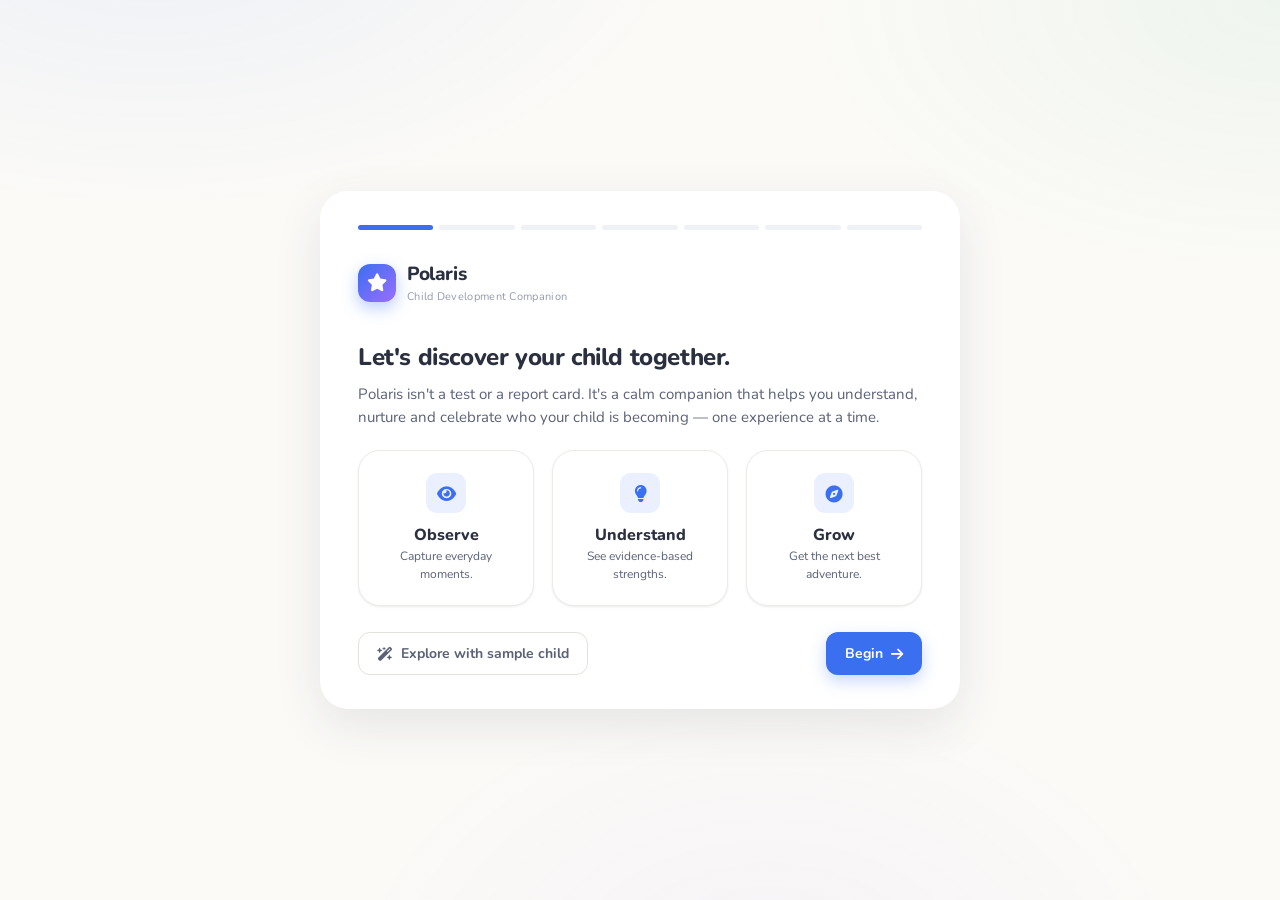
<file: index.html>
<!DOCTYPE html>
<html lang="en">
<head>
  <meta charset="UTF-8" />
  <meta name="viewport" content="width=device-width, initial-scale=1.0" />
  <title>Polaris</title>
  <link rel="icon" href="data:image/svg+xml,%3Csvg xmlns='http://www.w3.org/2000/svg' viewBox='0 0 100 100'%3E%3Crect width='100' height='100' rx='24' fill='%233a6ff0'/%3E%3Ctext x='50' y='68' font-size='58' text-anchor='middle' fill='white'%3E%E2%98%85%3C/text%3E%3C/svg%3E" />
  <meta http-equiv="refresh" content="0; url=polaris/index.html" />
  <link rel="canonical" href="polaris/index.html" />
  <script>window.location.replace("polaris/index.html");</script>
  <style>
    body { font-family: "Nunito", system-ui, sans-serif; background: #fbfaf7; color: #2b3040;
           display: grid; place-items: center; height: 100vh; margin: 0; }
    a { color: #3a6ff0; font-weight: 700; }
  </style>
</head>
<body>
  <p>Redirecting to <a href="polaris/index.html">Polaris</a>&hellip;</p>
</body>
</html>
</file>
<file: polaris/css/polaris.css>
/*
 * Polaris Design System (Book 14)
 * Calm · Warm · Clear · Trustworthy · Wonder · Growth.
 * Inspired by the North Star — guidance, not direction.
 * No red alerts. No rankings. No competitive comparisons.
 */
:root {
  /* Color system (Book 14 Ch.6) */
  --polaris-blue: #3a6ff0;     /* guidance & trust */
  --polaris-blue-soft: #eaf0ff;
  --forest: #2fa46b;           /* growth */
  --forest-soft: #e6f6ee;
  --gold: #f0a93a;             /* achievement & hope */
  --gold-soft: #fdf2dd;
  --sky: #5ab6e8;
  --purple: #9b6dff;
  --purple-soft: #f1ebff;
  --coral: #f08a7a;
  --coral-soft: #fdece8;
  --sand: #f6f2ea;
  --mist: #eef1f6;

  --bg: #fbfaf7;
  --surface: #ffffff;
  --surface-2: #f7f6f2;
  --ink: #2b3040;
  --ink-2: #5b6276;
  --ink-3: #969cb0;
  --line: #ecebe6;
  --line-2: #e2e1da;

  --radius-s: 10px;
  --radius: 16px;
  --radius-l: 22px;
  --radius-xl: 28px;
  --shadow-s: 0 1px 2px rgba(43,48,64,.05), 0 1px 3px rgba(43,48,64,.04);
  --shadow: 0 4px 16px rgba(43,48,64,.06), 0 1px 4px rgba(43,48,64,.04);
  --shadow-l: 0 16px 48px rgba(43,48,64,.10);

  --sans: "Nunito", "Segoe UI", system-ui, -apple-system, sans-serif;
  --transition: .22s cubic-bezier(.2,.8,.2,1);
}

* { box-sizing: border-box; margin: 0; padding: 0; }
html, body { height: 100%; }
body {
  font-family: var(--sans);
  background: var(--bg);
  color: var(--ink);
  -webkit-font-smoothing: antialiased;
  line-height: 1.5;
}
a { color: inherit; text-decoration: none; }
button { font-family: inherit; cursor: pointer; border: none; background: none; }
img { max-width: 100%; display: block; }

/* soft ambient backdrop */
body::before {
  content: ""; position: fixed; inset: 0; z-index: 0; pointer-events: none;
  background:
    radial-gradient(900px 500px at 12% -10%, rgba(58,111,240,.07), transparent 60%),
    radial-gradient(800px 460px at 100% 0%, rgba(47,164,107,.06), transparent 60%),
    radial-gradient(700px 500px at 60% 110%, rgba(155,109,255,.05), transparent 60%);
}

/* ====================== LAYOUT ====================== */
.app { position: relative; z-index: 1; display: flex; min-height: 100vh; }

.sidebar {
  width: 256px; flex-shrink: 0; padding: 22px 16px;
  border-right: 1px solid var(--line);
  background: rgba(255,255,255,.7); backdrop-filter: blur(8px);
  display: flex; flex-direction: column; gap: 4px;
  position: sticky; top: 0; height: 100vh; overflow-y: auto;
}
.brand { display: flex; align-items: center; gap: 11px; padding: 6px 10px 18px; }
.brand-star {
  width: 38px; height: 38px; border-radius: 12px; flex-shrink: 0;
  background: linear-gradient(135deg, var(--polaris-blue), var(--purple));
  color: #fff; display: grid; place-items: center; font-size: 18px;
  box-shadow: 0 6px 16px rgba(58,111,240,.35);
}
.brand-name { font-size: 19px; font-weight: 800; letter-spacing: -.4px; }
.brand-sub { font-size: 11px; color: var(--ink-3); letter-spacing: .3px; }

/* workspace switcher */
.ws-switch { display: flex; align-items: center; gap: 11px; width: 100%; padding: 10px; border-radius: 14px; border: 1.5px solid var(--line-2); background: var(--surface); transition: var(--transition); text-align: left; margin: 2px 0 6px; }
.ws-switch:hover { border-color: var(--polaris-blue); box-shadow: var(--shadow-s); }
.ws-ic { width: 34px; height: 34px; border-radius: 10px; display: grid; place-items: center; font-size: 15px; flex-shrink: 0; }
.ws-meta { display: flex; flex-direction: column; min-width: 0; flex: 1; }
.ws-name { font-size: 13.5px; font-weight: 800; letter-spacing: -.2px; white-space: nowrap; overflow: hidden; text-overflow: ellipsis; }
.ws-sub { font-size: 11px; color: var(--ink-3); }
.ws-chev { font-size: 11px; color: var(--ink-3); }

.ws-card { display: flex; align-items: center; gap: 13px; padding: 14px 16px; border-radius: var(--radius); border: 1.5px solid var(--line-2); background: var(--surface); cursor: pointer; transition: var(--transition); text-align: left; width: 100%; }
.ws-card:hover { transform: translateY(-2px); box-shadow: var(--shadow); }
.ws-card.cur { border-color: var(--polaris-blue); background: var(--polaris-blue-soft); }

.nav-section { font-size: 10px; text-transform: uppercase; letter-spacing: .8px; color: var(--ink-3); padding: 14px 12px 6px; font-weight: 700; }
.nav-item {
  display: flex; align-items: center; gap: 12px; width: 100%;
  padding: 10px 12px; border-radius: 12px; color: var(--ink-2);
  font-size: 14.5px; font-weight: 600; transition: var(--transition); text-align: left;
}
.nav-item i { width: 18px; text-align: center; font-size: 15px; color: var(--ink-3); transition: var(--transition); }
.nav-item:hover { background: var(--surface-2); color: var(--ink); }
.nav-item.active { background: var(--polaris-blue-soft); color: var(--polaris-blue); }
.nav-item.active i { color: var(--polaris-blue); }
.nav-badge { margin-left: auto; font-size: 11px; font-weight: 700; background: var(--gold-soft); color: #b3771a; padding: 1px 8px; border-radius: 20px; }

.sidebar-foot { margin-top: auto; padding: 14px 8px 4px; border-top: 1px solid var(--line); }
.child-chip { display: flex; align-items: center; gap: 10px; padding: 8px; border-radius: 12px; }
.child-chip .av { width: 34px; height: 34px; border-radius: 10px; background: var(--gold-soft); display: grid; place-items: center; font-size: 18px; }
.child-chip .nm { font-size: 13.5px; font-weight: 700; }
.child-chip .ag { font-size: 11px; color: var(--ink-3); }

.main { flex: 1; min-width: 0; padding: 30px 40px 80px; max-width: 1140px; margin: 0 auto; width: 100%; }

/* ====================== HEADER ====================== */
.page-head { margin-bottom: 26px; }
.page-eyebrow { font-size: 12px; font-weight: 700; letter-spacing: .6px; text-transform: uppercase; color: var(--polaris-blue); margin-bottom: 6px; }
.page-title { font-size: 30px; font-weight: 800; letter-spacing: -.6px; }
.page-sub { font-size: 15px; color: var(--ink-2); margin-top: 6px; max-width: 640px; }

/* ====================== CARDS ====================== */
.card { background: var(--surface); border: 1px solid var(--line); border-radius: var(--radius-l); box-shadow: var(--shadow-s); }
.card-pad { padding: 22px 24px; }
.grid { display: grid; gap: 18px; }
.g2 { grid-template-columns: 1fr 1fr; }
.g3 { grid-template-columns: repeat(3, 1fr); }
.g4 { grid-template-columns: repeat(4, 1fr); }
.section-title { font-size: 17px; font-weight: 800; letter-spacing: -.3px; display: flex; align-items: center; gap: 9px; margin-bottom: 14px; }
.section-title .more { margin-left: auto; font-size: 13px; font-weight: 700; color: var(--polaris-blue); cursor: pointer; }
.muted { color: var(--ink-2); }
.tiny { font-size: 12px; }
.row { display: flex; align-items: center; gap: 12px; }
.spread { display: flex; align-items: center; justify-content: space-between; gap: 12px; }
.stack { display: flex; flex-direction: column; gap: 14px; }

/* ====================== BUTTONS ====================== */
.btn {
  display: inline-flex; align-items: center; gap: 8px; justify-content: center;
  padding: 11px 18px; border-radius: 12px; font-weight: 700; font-size: 14px;
  transition: var(--transition); border: 1px solid transparent;
}
.btn-primary { background: var(--polaris-blue); color: #fff; box-shadow: 0 6px 16px rgba(58,111,240,.28); }
.btn-primary:hover { transform: translateY(-1px); box-shadow: 0 10px 22px rgba(58,111,240,.32); }
.btn-soft { background: var(--polaris-blue-soft); color: var(--polaris-blue); }
.btn-soft:hover { background: #dfe8ff; }
.btn-ghost { background: var(--surface); color: var(--ink-2); border-color: var(--line-2); }
.btn-ghost:hover { background: var(--surface-2); color: var(--ink); }
.btn-green { background: var(--forest); color: #fff; box-shadow: 0 6px 16px rgba(47,164,107,.26); }
.btn-green:hover { transform: translateY(-1px); }
.btn-sm { padding: 8px 14px; font-size: 13px; }
.btn-block { width: 100%; }

/* ====================== PILLS / TAGS / CHIPS ====================== */
.pill { display: inline-flex; align-items: center; gap: 6px; font-size: 12px; font-weight: 700; padding: 5px 12px; border-radius: 20px; background: var(--surface-2); color: var(--ink-2); border: 1px solid var(--line); }
.chip { display: inline-flex; align-items: center; gap: 7px; font-size: 13.5px; font-weight: 700; padding: 9px 14px; border-radius: 12px; background: var(--surface); border: 1.5px solid var(--line-2); color: var(--ink-2); cursor: pointer; transition: var(--transition); }
.chip:hover { border-color: var(--polaris-blue); color: var(--polaris-blue); }
.chip.sel { background: var(--polaris-blue); color: #fff; border-color: var(--polaris-blue); box-shadow: 0 6px 14px rgba(58,111,240,.25); }
.chip i { font-size: 14px; }

/* stage + confidence */
.stage { display: inline-flex; align-items: center; gap: 6px; font-size: 11.5px; font-weight: 800; padding: 3px 10px; border-radius: 20px; }
.stage-0 { background: var(--mist); color: var(--ink-2); }
.stage-1 { background: var(--polaris-blue-soft); color: var(--polaris-blue); }
.stage-2 { background: var(--forest-soft); color: var(--forest); }
.stage-3 { background: var(--gold-soft); color: #b3771a; }
.stage-4 { background: var(--purple-soft); color: var(--purple); }

.conf-dots { display: inline-flex; gap: 3px; }
.conf-dots .d { width: 7px; height: 7px; border-radius: 50%; background: var(--line-2); }
.conf-dots .d.on { background: var(--forest); }

/* ====================== STAT CARDS ====================== */
.stat { background: var(--surface); border: 1px solid var(--line); border-radius: var(--radius); padding: 18px 18px 16px; box-shadow: var(--shadow-s); }
.stat-ic { width: 40px; height: 40px; border-radius: 11px; display: grid; place-items: center; font-size: 17px; margin-bottom: 12px; }
.stat-num { font-size: 27px; font-weight: 800; letter-spacing: -.5px; }
.stat-lbl { font-size: 12.5px; color: var(--ink-2); font-weight: 600; }

/* ====================== HERO (today's adventure) ====================== */
.hero {
  border-radius: var(--radius-xl); padding: 28px 30px; color: #fff; position: relative; overflow: hidden;
  background: linear-gradient(125deg, #3a6ff0, #6a5bf0 55%, #9b6dff);
  box-shadow: var(--shadow-l);
}
.hero::after { content: ""; position: absolute; right: -40px; top: -40px; width: 220px; height: 220px; border-radius: 50%; background: rgba(255,255,255,.12); }
.hero-eyebrow { font-size: 12px; font-weight: 800; letter-spacing: .8px; text-transform: uppercase; opacity: .9; display: flex; align-items: center; gap: 7px; }
.hero h2 { font-size: 25px; font-weight: 800; margin: 8px 0 6px; letter-spacing: -.4px; }
.hero p { font-size: 14.5px; opacity: .95; max-width: 520px; }
.hero-meta { display: flex; gap: 8px; margin: 16px 0 18px; flex-wrap: wrap; }
.hero-meta .pill { background: rgba(255,255,255,.16); color: #fff; border-color: rgba(255,255,255,.25); }
.hero .btn-primary { background: #fff; color: var(--polaris-blue); }
.hero .btn-ghost { background: rgba(255,255,255,.14); color: #fff; border-color: rgba(255,255,255,.3); }

/* ====================== COMPETENCY / GARDEN CARD ====================== */
.comp-card { background: var(--surface); border: 1px solid var(--line); border-radius: var(--radius); padding: 16px 16px 14px; box-shadow: var(--shadow-s); cursor: pointer; transition: var(--transition); position: relative; }
.comp-card:hover { transform: translateY(-3px); box-shadow: var(--shadow); border-color: var(--line-2); }
.comp-ic { width: 38px; height: 38px; border-radius: 11px; display: grid; place-items: center; font-size: 16px; margin-bottom: 11px; }
.comp-name { font-size: 14.5px; font-weight: 800; letter-spacing: -.2px; }
.comp-pillar { font-size: 11px; color: var(--ink-3); font-weight: 700; text-transform: uppercase; letter-spacing: .4px; }
.comp-foot { display: flex; align-items: center; justify-content: space-between; margin-top: 12px; }
.grow-bar { height: 6px; border-radius: 6px; background: var(--mist); overflow: hidden; margin-top: 11px; }
.grow-bar > i { display: block; height: 100%; border-radius: 6px; background: linear-gradient(90deg, var(--forest), var(--gold)); transition: width .5s ease; }

/* ====================== EXPERIENCE CARD ====================== */
.exp-card { background: var(--surface); border: 1px solid var(--line); border-radius: var(--radius); overflow: hidden; box-shadow: var(--shadow-s); transition: var(--transition); display: flex; flex-direction: column; }
.exp-card:hover { transform: translateY(-3px); box-shadow: var(--shadow); }
.exp-top { padding: 16px 18px 0; display: flex; align-items: flex-start; gap: 12px; }
.exp-ic { width: 44px; height: 44px; border-radius: 12px; display: grid; place-items: center; font-size: 19px; flex-shrink: 0; }
.exp-body { padding: 12px 18px 18px; flex: 1; display: flex; flex-direction: column; }
.exp-title { font-size: 16px; font-weight: 800; letter-spacing: -.3px; }
.exp-why { font-size: 13px; color: var(--ink-2); margin: 6px 0 12px; }
.exp-tags { display: flex; gap: 6px; flex-wrap: wrap; margin-bottom: 14px; }
.exp-actions { margin-top: auto; display: flex; gap: 8px; }

/* ====================== RECOMMENDATION CARD ====================== */
.rec-card { background: var(--surface); border: 1px solid var(--line); border-radius: var(--radius-l); padding: 22px 24px; box-shadow: var(--shadow); position: relative; overflow: hidden; }
.rec-card::before { content: ""; position: absolute; left: 0; top: 0; bottom: 0; width: 5px; background: linear-gradient(var(--polaris-blue), var(--purple)); }
.rec-head { display: flex; align-items: flex-start; gap: 14px; margin-bottom: 16px; }
.why-block { background: var(--surface-2); border-radius: var(--radius); padding: 14px 16px; margin-top: 12px; }
.why-block h5 { font-size: 12px; text-transform: uppercase; letter-spacing: .5px; color: var(--ink-3); margin-bottom: 8px; font-weight: 800; }
.why-list { list-style: none; display: flex; flex-direction: column; gap: 7px; }
.why-list li { font-size: 13.5px; color: var(--ink); display: flex; gap: 9px; align-items: flex-start; }
.why-list li i { color: var(--forest); font-size: 12px; margin-top: 4px; }

/* ====================== TIMELINE ====================== */
.timeline { position: relative; padding-left: 30px; }
.timeline::before { content: ""; position: absolute; left: 11px; top: 6px; bottom: 6px; width: 2px; background: var(--line-2); }
.tl-item { position: relative; padding: 0 0 22px 6px; }
.tl-dot { position: absolute; left: -25px; top: 1px; width: 24px; height: 24px; border-radius: 50%; display: grid; place-items: center; font-size: 10px; color: #fff; box-shadow: 0 0 0 4px var(--bg); }
.tl-title { font-size: 14.5px; font-weight: 700; }
.tl-meta { font-size: 12px; color: var(--ink-3); margin-top: 2px; }

/* ====================== RADAR / CONSTELLATION ====================== */
.radar-wrap { display: grid; place-items: center; }

/* ====================== COACH ====================== */
.coach-thread { display: flex; flex-direction: column; gap: 14px; padding: 4px; max-height: 52vh; overflow-y: auto; }
.bubble { max-width: 78%; padding: 13px 16px; border-radius: 16px; font-size: 14px; white-space: pre-wrap; line-height: 1.55; }
.bubble.coach { background: var(--surface-2); border: 1px solid var(--line); align-self: flex-start; border-bottom-left-radius: 5px; }
.bubble.me { background: var(--polaris-blue); color: #fff; align-self: flex-end; border-bottom-right-radius: 5px; }
.coach-refs { display: flex; gap: 7px; flex-wrap: wrap; margin-top: 9px; }
.coach-input { display: flex; gap: 10px; margin-top: 16px; }
.coach-input input { flex: 1; }

/* ====================== FORMS ====================== */
input[type=text], input[type=number], textarea, select {
  width: 100%; font-family: inherit; font-size: 14px; color: var(--ink);
  padding: 11px 14px; border-radius: 12px; border: 1.5px solid var(--line-2); background: var(--surface);
  transition: var(--transition);
}
input:focus, textarea:focus, select:focus { outline: none; border-color: var(--polaris-blue); box-shadow: 0 0 0 4px var(--polaris-blue-soft); }
textarea { resize: vertical; min-height: 90px; }
label.fld { display: block; font-size: 13px; font-weight: 700; color: var(--ink-2); margin-bottom: 7px; }
.field { margin-bottom: 16px; }

/* ====================== MODAL / SHEET ====================== */
.scrim { position: fixed; inset: 0; background: rgba(33,37,52,.42); backdrop-filter: blur(3px); z-index: 50; display: grid; place-items: center; padding: 24px; animation: fade .2s ease; }
.modal { background: var(--surface); border-radius: var(--radius-xl); width: 100%; max-width: 580px; max-height: 88vh; overflow-y: auto; box-shadow: var(--shadow-l); animation: pop .24s cubic-bezier(.2,.8,.2,1); }
.modal-head { padding: 22px 26px 0; display: flex; align-items: flex-start; justify-content: space-between; }
.modal-body { padding: 18px 26px 26px; }
.x-btn { width: 34px; height: 34px; border-radius: 10px; background: var(--surface-2); color: var(--ink-2); display: grid; place-items: center; font-size: 15px; }
.x-btn:hover { background: var(--mist); }
@keyframes fade { from { opacity: 0; } }
@keyframes pop { from { opacity: 0; transform: translateY(10px) scale(.98); } }

/* ====================== EMPTY STATE ====================== */
.empty { text-align: center; padding: 40px 20px; color: var(--ink-2); }
.empty .e-ic { font-size: 34px; color: var(--ink-3); margin-bottom: 12px; }
.empty h4 { font-size: 17px; font-weight: 800; color: var(--ink); margin-bottom: 6px; }

/* ====================== ONBOARDING ====================== */
.onb { min-height: 100vh; display: grid; place-items: center; padding: 30px; position: relative; z-index: 1; }
.onb-card { background: var(--surface); border-radius: var(--radius-xl); box-shadow: var(--shadow-l); width: 100%; max-width: 640px; padding: 34px 38px; }
.onb-steps { display: flex; gap: 6px; margin-bottom: 24px; }
.onb-steps .s { flex: 1; height: 5px; border-radius: 5px; background: var(--mist); }
.onb-steps .s.on { background: var(--polaris-blue); }
.onb h2 { font-size: 24px; font-weight: 800; letter-spacing: -.4px; }
.onb p.lead { color: var(--ink-2); font-size: 15px; margin: 8px 0 22px; }
.chip-grid { display: flex; flex-wrap: wrap; gap: 10px; }
.onb-foot { display: flex; justify-content: space-between; align-items: center; margin-top: 26px; }

/* toast */
.toast { position: fixed; bottom: 24px; left: 50%; transform: translateX(-50%); background: var(--ink); color: #fff; padding: 12px 20px; border-radius: 14px; font-size: 14px; font-weight: 600; z-index: 80; box-shadow: var(--shadow-l); animation: pop .2s; display: flex; gap: 10px; align-items: center; }
.toast i { color: var(--gold); }

/* utility */
.mt8 { margin-top: 8px; } .mt12 { margin-top: 12px; } .mt16 { margin-top: 16px; } .mt24 { margin-top: 24px; }
.mb8 { margin-bottom: 8px; } .mb16 { margin-bottom: 16px; } .mb24 { margin-bottom: 24px; }
.wrap-tags { display: flex; flex-wrap: wrap; gap: 7px; }
.center { text-align: center; }
.hide { display: none !important; }

/* ====================== RESPONSIVE ====================== */
@media (max-width: 960px) {
  .g4 { grid-template-columns: 1fr 1fr; }
  .g3 { grid-template-columns: 1fr 1fr; }
}
@media (max-width: 760px) {
  .app { flex-direction: column; }
  .sidebar { width: 100%; height: auto; position: static; flex-direction: row; flex-wrap: wrap; align-items: center; gap: 6px; padding: 12px; overflow-x: auto; }
  .sidebar .brand { padding: 4px 8px; width: 100%; }
  .nav-section, .sidebar-foot { display: none; }
  .nav-item { width: auto; padding: 8px 12px; }
  .nav-item span { display: none; }
  .main { padding: 22px 18px 70px; }
  .g2, .g3, .g4 { grid-template-columns: 1fr; }
  .page-title { font-size: 25px; }
}
</file>
